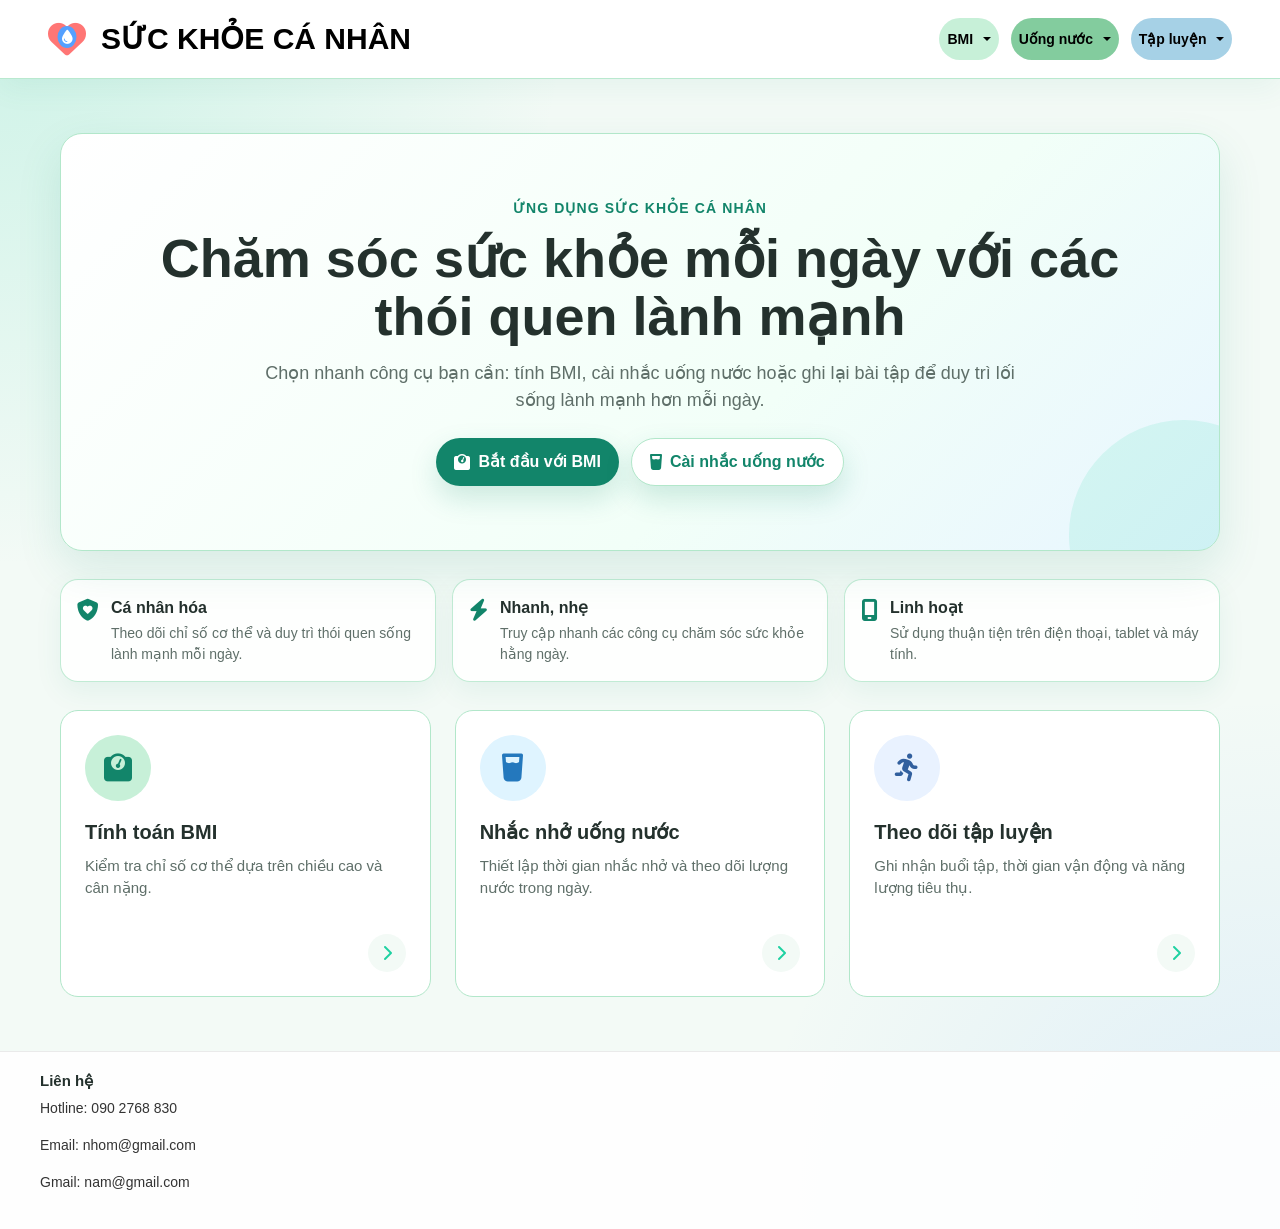
<file: index.html>
<!DOCTYPE html>
<html lang="vi">

<head>
    <meta charset="utf-8">
    <meta name="viewport" content="width=device-width, initial-scale=1.0">
    <meta name="author" content="Nhóm phát triển Sức khỏe cá nhân">

    <!-- Meta mô tả nội dung trang chủ -->
    <meta name="description"
        content="Ứng dụng sức khỏe cá nhân dạng B2C, truy cập nhanh BMI, nhắc uống nước và theo dõi tập luyện.">

    <title>Sức khỏe cá nhân | Menu chính</title>

    <link rel="stylesheet" href="https://cdnjs.cloudflare.com/ajax/libs/font-awesome/6.4.0/css/all.min.css">
    <link rel="stylesheet" href="https://cdn.jsdelivr.net/npm/bootstrap@5.3.3/dist/css/bootstrap.min.css">
    <!-- Chỉ dùng style.css chung, không có file riêng cho trang chủ -->
    <link rel="stylesheet" href="css/style.css">
</head>

<body class="d-flex flex-column min-vh-100">

    <!-- HEADER giống các trang khác (không có active cụ thể) -->
    <header class="site-header navbar navbar-expand-lg navbar-light bg-white sticky-top">
        <div class="container-fluid px-3 px-lg-5">
            <div class="header-left navbar-brand mb-0">
                <a class="logo-container" href="index.html" aria-label="Đi đến menu chính">
                    <span class="logo-heart fa-solid fa-heart" aria-hidden="true">
                        <i class="fa-solid fa-droplet logo-water"></i>
                    </span>
                </a>
                <h1>SỨC KHỎE CÁ NHÂN</h1>
            </div>

            <button class="navbar-toggler" type="button" data-bs-toggle="collapse" data-bs-target="#mainNavbar"
                aria-controls="mainNavbar" aria-expanded="false" aria-label="Mở menu điều hướng">
                <span class="navbar-toggler-icon"></span>
            </button>

            <nav class="collapse navbar-collapse main-nav justify-content-lg-end" id="mainNavbar"
                aria-label="Menu chính">
                <ul class="navbar-nav nav-list ms-lg-auto">
                    <li class="nav-item dropdown nav-dropdown">
                        <a class="nav-link app-nav-item bmi dropdown-toggle" href="bmi.html" role="button"
                            data-bs-toggle="dropdown" aria-expanded="false">BMI</a>
                        <ul class="dropdown-menu app-dropdown-menu">
                            <li><a class="dropdown-item" href="bmi.html">Tính BMI</a></li>
                            <li><a class="dropdown-item" href="bmi.html#saved-data">Lưu chiều cao/cân nặng</a></li>
                            <li><a class="dropdown-item" href="bmi.html#bmi-guide">Phân loại BMI</a></li>
                        </ul>
                    </li>

                    <li class="nav-item dropdown nav-dropdown">
                        <a class="nav-link app-nav-item water dropdown-toggle" href="water.html" role="button"
                            data-bs-toggle="dropdown" aria-expanded="false">Uống nước</a>
                        <ul class="dropdown-menu app-dropdown-menu">
                            <li><a class="dropdown-item" href="water.html">Tiến độ uống nước</a></li>
                            <li><a class="dropdown-item" href="water.html#reminder-settings">Cài nhắc nhở</a></li>
                            <li><a class="dropdown-item" href="water.html#waterToast">Thông báo</a></li>
                        </ul>
                    </li>

                    <li class="nav-item dropdown nav-dropdown">
                        <a class="nav-link app-nav-item workout dropdown-toggle" href="workout.html" role="button"
                            data-bs-toggle="dropdown" aria-expanded="false">Tập luyện</a>
                        <ul class="dropdown-menu app-dropdown-menu">
                            <li><a class="dropdown-item" href="workout.html#log-workout">Ghi bài tập</a></li>
                            <li><a class="dropdown-item" href="workout.html#workoutList">Danh sách tập</a></li>
                            <li><a class="dropdown-item" href="workout.html#stopwatch">Đồng hồ tập</a></li>
                        </ul>
                    </li>
                </ul>
            </nav>
        </div>
    </header>
    <main class="main-container menu-page container py-4 flex-grow-1">
        <!-- Phần hero: giới thiệu ứng dụng và các nút hành động nhanh -->
        <section class="hero-section">
            <p class="eyebrow">Ứng dụng sức khỏe cá nhân</p>
            <h2>Chăm sóc sức khỏe mỗi ngày với các thói quen lành mạnh</h2>
            <p class="hero-description">Chọn nhanh công cụ bạn cần: tính BMI, cài nhắc uống nước hoặc ghi lại bài tập để
                duy trì lối sống lành mạnh hơn mỗi ngày.</p>

            <div class="hero-actions">
                <a class="cta-link" href="bmi.html"><i class="fa-solid fa-weight-scale"></i> Bắt đầu với BMI</a>
                <a class="cta-link secondary" href="water.html"><i class="fa-solid fa-glass-water"></i> Cài nhắc uống
                    nước</a>
            </div>
        </section>

        <!-- Trust strip: các lợi ích nổi bật của ứng dụng -->
        <section class="trust-strip" aria-label="Lợi ích nổi bật">
            <article class="trust-item">
                <i class="fa-solid fa-shield-heart"></i>
                <div>
                    <strong>Cá nhân hóa</strong>
                    <p>Theo dõi chỉ số cơ thể và duy trì thói quen sống lành mạnh mỗi ngày.</p>
                </div>
            </article>
            <article class="trust-item">
                <i class="fa-solid fa-bolt"></i>
                <div>
                    <strong>Nhanh, nhẹ</strong>
                    <p>Truy cập nhanh các công cụ chăm sóc sức khỏe hằng ngày.</p>
                </div>
            </article>
            <article class="trust-item">
                <i class="fa-solid fa-mobile-screen"></i>
                <div>
                    <strong>Linh hoạt</strong>
                    <p>Sử dụng thuận tiện trên điện thoại, tablet và máy tính.</p>
                </div>
            </article>
        </section>

        <!-- Menu grid: 3 thẻ chức năng chính, mỗi thẻ là link đến trang tương ứng -->
        <section class="menu-grid row g-4" aria-label="Danh sách chức năng sức khỏe">
            <div class="col-12 col-md-6 col-lg-4 d-flex">
                <article class="app-card menu-card h-100 w-100">
                    <a class="menu-card-link" href="bmi.html">
                        <div class="menu-icon bmi-icon" aria-hidden="true"><i class="fa-solid fa-weight-scale"></i>
                        </div>
                        <div class="menu-card-content">
                            <h2 class="app-card-title">Tính toán BMI</h2>
                            <p>Kiểm tra chỉ số cơ thể dựa trên chiều cao và cân nặng.</p>
                        </div>
                        <span class="menu-arrow" aria-hidden="true"><i class="fa-solid fa-chevron-right"></i></span>
                    </a>
                </article>
            </div>

            <div class="col-12 col-md-6 col-lg-4 d-flex">
                <article class="app-card menu-card h-100 w-100">
                    <a class="menu-card-link" href="water.html">
                        <div class="menu-icon water-icon" aria-hidden="true"><i class="fa-solid fa-glass-water"></i>
                        </div>
                        <div class="menu-card-content">
                            <h2 class="app-card-title">Nhắc nhở uống nước</h2>
                            <p>Thiết lập thời gian nhắc nhở và theo dõi lượng nước trong ngày.</p>
                        </div>
                        <span class="menu-arrow" aria-hidden="true"><i class="fa-solid fa-chevron-right"></i></span>
                    </a>
                </article>
            </div>

            <div class="col-12 col-md-6 col-lg-4 d-flex">
                <article class="app-card menu-card h-100 w-100">
                    <a class="menu-card-link" href="workout.html">
                        <div class="menu-icon workout-icon" aria-hidden="true"><i
                                class="fa-solid fa-person-running running-icon"></i></div>
                        <div class="menu-card-content">
                            <h2 class="app-card-title">Theo dõi tập luyện</h2>
                            <p>Ghi nhận buổi tập, thời gian vận động và năng lượng tiêu thụ.</p>
                        </div>
                        <span class="menu-arrow" aria-hidden="true"><i class="fa-solid fa-chevron-right"></i></span>
                    </a>
                </article>
            </div>
        </section>
    </main>
    <footer class="site-footer mt-auto">
        <section class="footer-left">
            <h2>Liên hệ</h2>
            <address>
                <p>Hotline: <a href="tel:0902768830">090 2768 830</a></p>
                <p>Email: <a href="mailto:nhom@gmail.com">nhom@gmail.com</a></p>
                <p>Gmail: <a href="mailto:nam@gmail.com">nam@gmail.com</a></p>
            </address>
        </section>
    </footer>

    <script src="https://cdn.jsdelivr.net/npm/bootstrap@5.3.3/dist/js/bootstrap.bundle.min.js"></script>
    <script src="js/jquery.js"></script>
    <script src="js/main.js"></script>
</body>

</html>
</file>
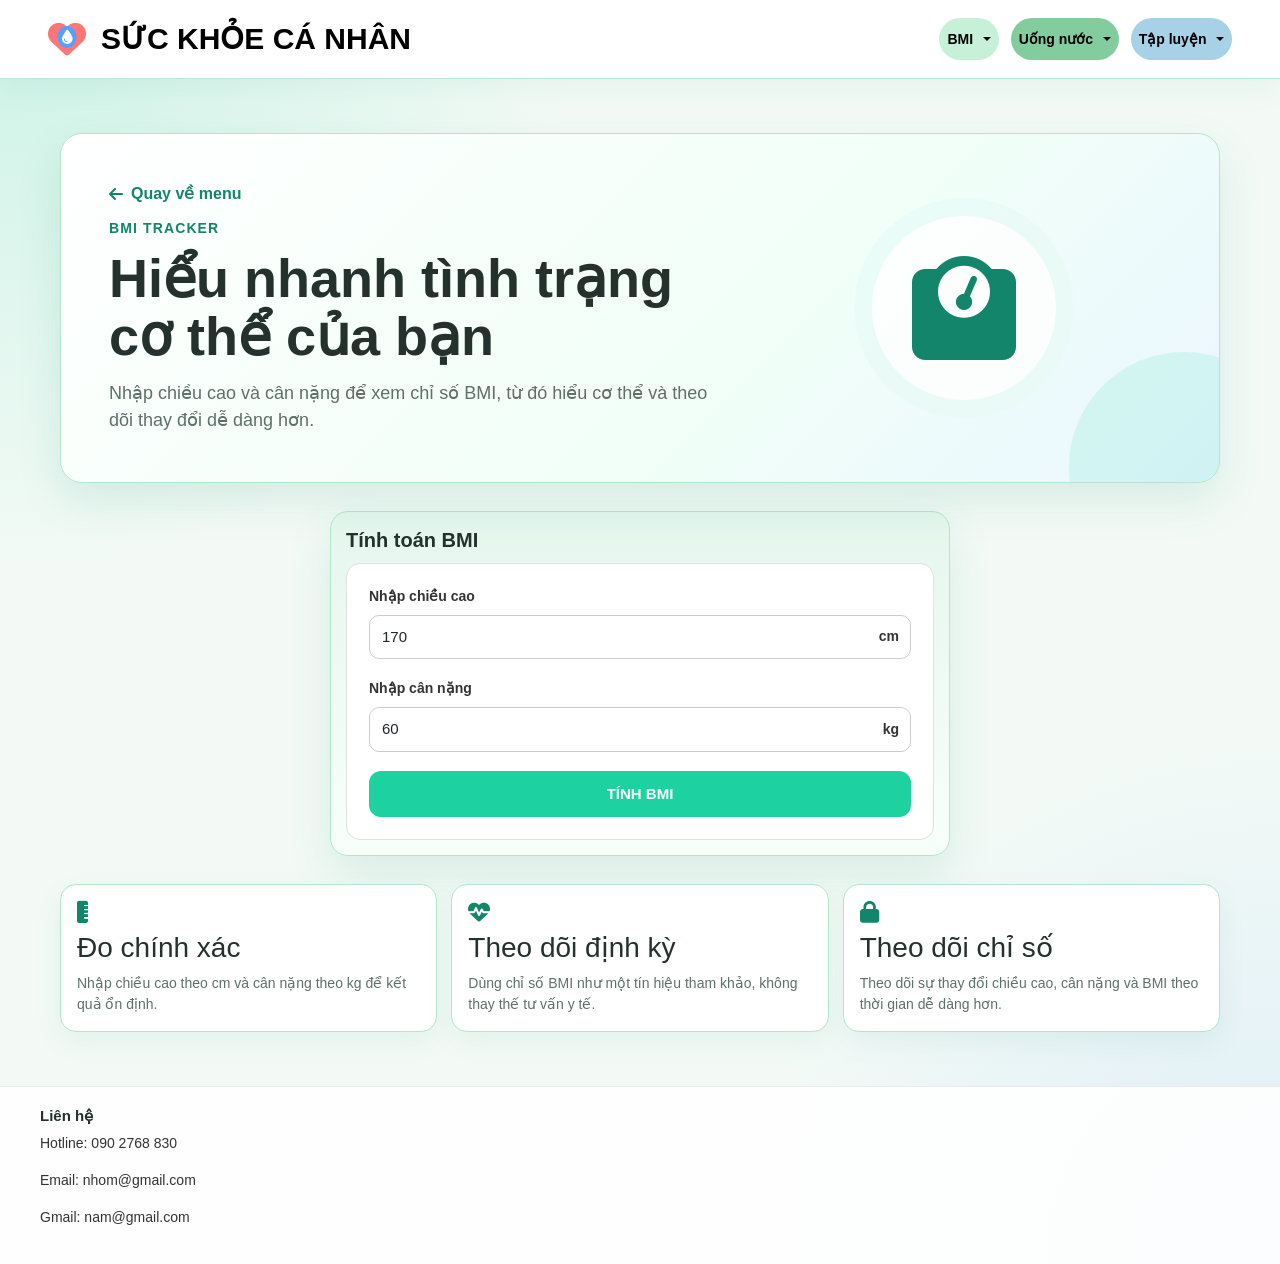
<file: bmi.html>
<!DOCTYPE html>
<html lang="vi">

<head>
    <!-- Thiết lập bộ mã ký tự UTF-8 và viewport responsive -->
    <meta charset="utf-8">
    <meta name="viewport" content="width=device-width, initial-scale=1.0">

    <!-- Thẻ meta author và description phục vụ SEO, mô tả trang -->
    <meta name="author" content="Nhóm phát triển Sức khỏe cá nhân">
    <meta name="description" content="Trang tính BMI của ứng dụng sức khỏe cá nhân.">

    <title>Sức khỏe cá nhân | Tính BMI</title>

    <!-- Font Awesome 6 (bộ icon) -->
    <link rel="stylesheet" href="https://cdnjs.cloudflare.com/ajax/libs/font-awesome/6.4.0/css/all.min.css">
    <!-- Bootstrap 5 (CSS) -->
    <link rel="stylesheet" href="https://cdn.jsdelivr.net/npm/bootstrap@5.3.3/dist/css/bootstrap.min.css">
    <!-- File CSS tùy chỉnh chung cho toàn bộ ứng dụng -->
    <link rel="stylesheet" href="css/style.css">
    <!-- File CSS riêng cho trang BMI -->
    <link rel="stylesheet" href="css/bmi.css">
</head>

<body class="bmi-page d-flex flex-column min-vh-100">
    <!-- HEADER: thanh điều hướng chính, sử dụng Bootstrap navbar -->
    <header class="site-header navbar navbar-expand-lg navbar-light bg-white sticky-top">
        <div class="container-fluid px-3 px-lg-5">

            <!-- Logo + tên website -->
            <div class="header-left navbar-brand mb-0">
                <a class="logo-container" href="index.html" aria-label="Đi đến menu chính">
                    <span class="logo-heart fa-solid fa-heart" aria-hidden="true">
                        <i class="fa-solid fa-droplet logo-water"></i>
                    </span>
                </a>
                <h1>SỨC KHỎE CÁ NHÂN</h1>
            </div>

            <!-- Nút hamburger cho chế độ mobile (Bootstrap) -->
            <button class="navbar-toggler" type="button" data-bs-toggle="collapse" data-bs-target="#mainNavbar"
                aria-controls="mainNavbar" aria-expanded="false" aria-label="Mở menu điều hướng">
                <span class="navbar-toggler-icon"></span>
            </button>

            <!-- Thanh menu thả xuống, chứa các mục BMI, Uống nước, Tập luyện -->
            <nav class="collapse navbar-collapse main-nav justify-content-lg-end" id="mainNavbar"
                aria-label="Menu chính">
                <ul class="navbar-nav nav-list ms-lg-auto">
                    <!-- Mục BMI (đang active) -->
                    <li class="nav-item dropdown nav-dropdown">
                        <a class="nav-link app-nav-item bmi dropdown-toggle active" href="bmi.html" role="button"
                            data-bs-toggle="dropdown" aria-expanded="false">BMI</a>
                        <ul class="dropdown-menu app-dropdown-menu">
                            <li><a class="dropdown-item" href="bmi.html">Tính BMI</a></li>
                            <li><a class="dropdown-item" href="bmi.html#saved-data">Lưu chiều cao/cân nặng</a></li>
                            <li><a class="dropdown-item" href="bmi.html#bmi-guide">Phân loại BMI</a></li>
                        </ul>
                    </li>

                    <!-- Mục Uống nước -->
                    <li class="nav-item dropdown nav-dropdown">
                        <a class="nav-link app-nav-item water dropdown-toggle" href="water.html" role="button"
                            data-bs-toggle="dropdown" aria-expanded="false">Uống nước</a>
                        <ul class="dropdown-menu app-dropdown-menu">
                            <li><a class="dropdown-item" href="water.html">Tiến độ uống nước</a></li>
                            <li><a class="dropdown-item" href="water.html#reminder-settings">Cài nhắc nhở</a></li>
                            <li><a class="dropdown-item" href="water.html#waterToast">Thông báo</a></li>
                        </ul>
                    </li>

                    <!-- Mục Tập luyện -->
                    <li class="nav-item dropdown nav-dropdown">
                        <a class="nav-link app-nav-item workout dropdown-toggle" href="workout.html" role="button"
                            data-bs-toggle="dropdown" aria-expanded="false">Tập luyện</a>
                        <ul class="dropdown-menu app-dropdown-menu">
                            <li><a class="dropdown-item" href="workout.html#log-workout">Ghi bài tập</a></li>
                            <li><a class="dropdown-item" href="workout.html#workoutList">Danh sách tập</a></li>
                            <li><a class="dropdown-item" href="workout.html#stopwatch">Đồng hồ tập</a></li>
                        </ul>
                    </li>
                </ul>
            </nav>
        </div>
    </header>

    <!-- Nội dung chính của trang -->
    <main class="main-container feature-page container py-4 flex-grow-1">
        <!-- Phần hero: giới thiệu tính năng và nút quay về menu -->
        <section class="feature-hero">
            <div class="feature-hero-grid">
                <div>
                    <a class="back-link" href="index.html"><i class="fa-solid fa-arrow-left"></i> Quay về menu</a>
                    <p class="eyebrow">BMI tracker</p>
                    <h2>Hiểu nhanh tình trạng cơ thể của bạn</h2>
                    <p class="hero-description">Nhập chiều cao và cân nặng để xem chỉ số BMI, từ đó hiểu cơ thể và theo
                        dõi thay đổi dễ dàng hơn.</p>
                </div>
                <div class="feature-hero-icon" aria-hidden="true"><i class="fa-solid fa-weight-scale"></i></div>
            </div>
        </section>

        <!-- Card tính toán BMI: form nhập liệu và hiển thị kết quả -->
        <section class="app-card feature-card" id="saved-data">
            <h2 class="app-card-title">Tính toán BMI</h2>

            <!-- Form gọi hàm calculateBMI khi submit, ngăn reload trang -->
            <form class="sub-card" onsubmit="calculateBMI(); return false;">
                <div class="form-field">
                    <label for="heightInput">Nhập chiều cao</label>
                    <div class="input-wrapper">

                        <!-- Input chiều cao (cm), giá trị mặc định 170 -->
                        <input class="form-control" id="heightInput" name="height" type="number" min="1"
                            inputmode="decimal" value="170">
                        <span class="unit">cm</span>
                    </div>
                </div>

                <div class="form-field">
                    <!-- Input cân nặng (kg), giá trị mặc định 60 -->
                    <label for="weightInput">Nhập cân nặng</label>
                    <div class="input-wrapper">
                        <input class="form-control" id="weightInput" name="weight" type="number" min="1"
                            inputmode="decimal" value="60">
                        <span class="unit">kg</span>
                    </div>
                </div>

                <button class="btn app-btn btn-bmi" type="submit">TÍNH BMI</button>

                <!-- Khu vực hiển thị kết quả BMI (được cập nhật bởi JavaScript) -->
                <div class="bmi-result" id="bmiResult" aria-live="polite">
                    <div class="bmi-score" id="bmiScore">--</div>
                    <div class="bmi-category" id="bmiCategory">Nhập dữ liệu để xem phân loại</div>
                    <p class="bmi-copy" id="bmiCopy">Kết quả giúp bạn theo dõi chỉ số cơ thể thuận tiện hơn.</p>
                </div>
            </form>
        </section>

        <!-- Mẹo và hướng dẫn về BMI -->
        <section class="bmi-tips" id="bmi-guide">
            <article class="bmi-tip">
                <i class="fa-solid fa-ruler-vertical"></i>
                <h3>Đo chính xác</h3>
                <p>Nhập chiều cao theo cm và cân nặng theo kg để kết quả ổn định.</p>
            </article>
            <article class="bmi-tip">
                <i class="fa-solid fa-heart-pulse"></i>
                <h3>Theo dõi định kỳ</h3>
                <p>Dùng chỉ số BMI như một tín hiệu tham khảo, không thay thế tư vấn y tế.</p>
            </article>
            <article class="bmi-tip">
                <i class="fa-solid fa-lock"></i>
                <h3>Theo dõi chỉ số</h3>
                <p>Theo dõi sự thay đổi chiều cao, cân nặng và BMI theo thời gian dễ dàng hơn.</p>
            </article>
        </section>
    </main>

    <!-- Chân trang: thông tin liên hệ -->
    <footer class="site-footer mt-auto">
        <section class="footer-left">
            <h2>Liên hệ</h2>
            <address>
                <p>Hotline: <a href="tel:0902768830">090 2768 830</a></p>
                <p>Email: <a href="mailto:nhom@gmail.com">nhom@gmail.com</a></p>
                <p>Gmail: <a href="mailto:nam@gmail.com">nam@gmail.com</a></p>
            </address>
        </section>
    </footer>

    <!-- Thư viện Bootstrap JS, jQuery và file main.js chứa logic tính BMI, lưu dữ liệu... -->
    <script src="https://cdn.jsdelivr.net/npm/bootstrap@5.3.3/dist/js/bootstrap.bundle.min.js"></script>
    <script src="js/jquery.js"></script>
    <script src="js/main.js"></script>
</body>

</html>
</file>
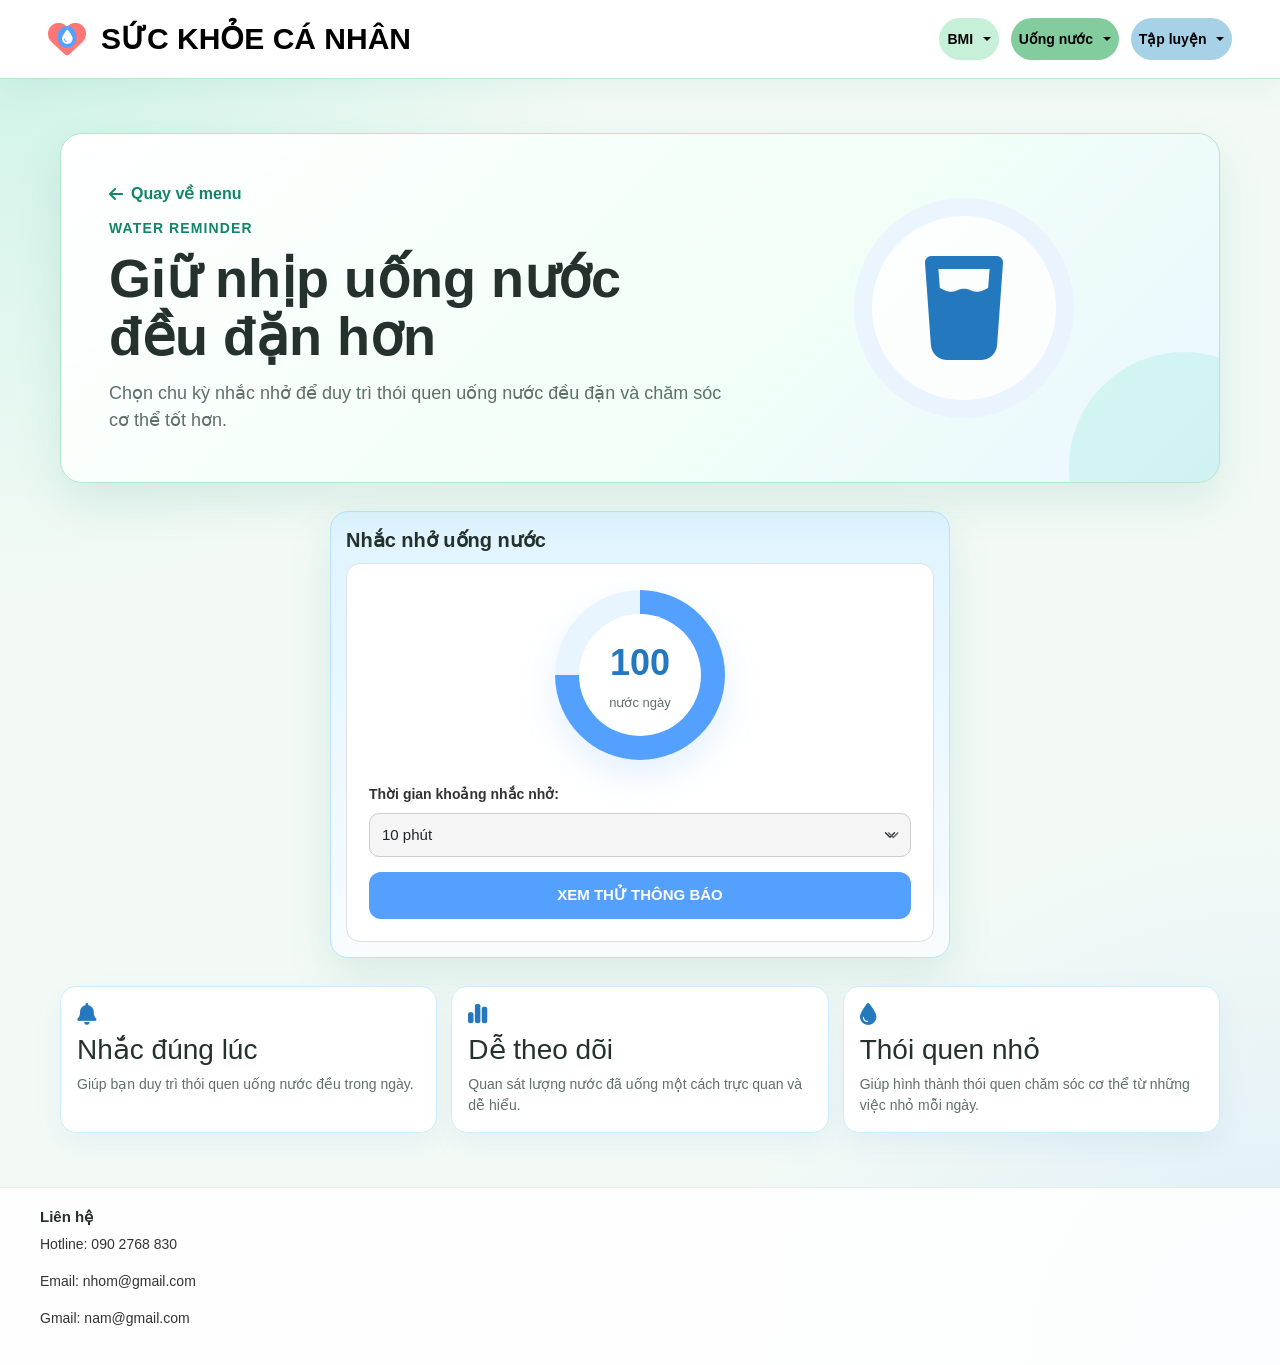
<file: water.html>
<!DOCTYPE html>
<html lang="vi">

<head>
    <meta charset="utf-8">
    <meta name="viewport" content="width=device-width, initial-scale=1.0">
    <meta name="author" content="Nhóm phát triển Sức khỏe cá nhân">
    <meta name="description" content="Trang nhắc nhở uống nước của ứng dụng sức khỏe cá nhân.">

    <title>Sức khỏe cá nhân | Uống nước</title>

    <link rel="stylesheet" href="https://cdnjs.cloudflare.com/ajax/libs/font-awesome/6.4.0/css/all.min.css">
    <link rel="stylesheet" href="https://cdn.jsdelivr.net/npm/bootstrap@5.3.3/dist/css/bootstrap.min.css">
    <link rel="stylesheet" href="css/style.css">

    <!-- File CSS riêng cho trang uống nước -->
    <link rel="stylesheet" href="css/water.css">
</head>

<body class="water-page d-flex flex-column min-vh-100">
    <header class="site-header navbar navbar-expand-lg navbar-light bg-white sticky-top">
        <div class="container-fluid px-3 px-lg-5">
            <div class="header-left navbar-brand mb-0">
                <a class="logo-container" href="index.html" aria-label="Đi đến menu chính">
                    <span class="logo-heart fa-solid fa-heart" aria-hidden="true">
                        <i class="fa-solid fa-droplet logo-water"></i>
                    </span>
                </a>
                <h1>SỨC KHỎE CÁ NHÂN</h1>
            </div>

            <button class="navbar-toggler" type="button" data-bs-toggle="collapse" data-bs-target="#mainNavbar"
                aria-controls="mainNavbar" aria-expanded="false" aria-label="Mở menu điều hướng">
                <span class="navbar-toggler-icon"></span>
            </button>

            <nav class="collapse navbar-collapse main-nav justify-content-lg-end" id="mainNavbar"
                aria-label="Menu chính">
                <ul class="navbar-nav nav-list ms-lg-auto">
                    <li class="nav-item dropdown nav-dropdown">
                        <a class="nav-link app-nav-item bmi dropdown-toggle" href="bmi.html" role="button"
                            data-bs-toggle="dropdown" aria-expanded="false">BMI</a>
                        <ul class="dropdown-menu app-dropdown-menu">
                            <li><a class="dropdown-item" href="bmi.html">Tính BMI</a></li>
                            <li><a class="dropdown-item" href="bmi.html#saved-data">Lưu chiều cao/cân nặng</a></li>
                            <li><a class="dropdown-item" href="bmi.html#bmi-guide">Phân loại BMI</a></li>
                        </ul>
                    </li>

                    <!-- Mục Uống nước đang active -->
                    <li class="nav-item dropdown nav-dropdown">
                        <a class="nav-link app-nav-item water dropdown-toggle active" href="water.html" role="button"
                            data-bs-toggle="dropdown" aria-expanded="false">Uống nước</a>
                        <ul class="dropdown-menu app-dropdown-menu">
                            <li><a class="dropdown-item" href="water.html">Tiến độ uống nước</a></li>
                            <li><a class="dropdown-item" href="water.html#reminder-settings">Cài nhắc nhở</a></li>
                            <li><a class="dropdown-item" href="water.html#waterToast">Thông báo</a></li>
                        </ul>
                    </li>

                    <li class="nav-item dropdown nav-dropdown">
                        <a class="nav-link app-nav-item workout dropdown-toggle" href="workout.html" role="button"
                            data-bs-toggle="dropdown" aria-expanded="false">Tập luyện</a>
                        <ul class="dropdown-menu app-dropdown-menu">
                            <li><a class="dropdown-item" href="workout.html#log-workout">Ghi bài tập</a></li>
                            <li><a class="dropdown-item" href="workout.html#workoutList">Danh sách tập</a></li>
                            <li><a class="dropdown-item" href="workout.html#stopwatch">Đồng hồ tập</a></li>
                        </ul>
                    </li>
                </ul>
            </nav>
        </div>
    </header>
    <main class="main-container feature-page container py-4 flex-grow-1">
        <section class="feature-hero">
            <div class="feature-hero-grid">
                <div>
                    <a class="back-link" href="index.html"><i class="fa-solid fa-arrow-left"></i> Quay về menu</a>
                    <p class="eyebrow">Water reminder</p>
                    <h2>Giữ nhịp uống nước đều đặn hơn</h2>
                    <p class="hero-description">Chọn chu kỳ nhắc nhở để duy trì thói quen uống nước đều đặn và chăm sóc
                        cơ thể tốt hơn.</p>
                </div>
                <div class="feature-hero-icon" aria-hidden="true"><i class="fa-solid fa-glass-water"></i></div>
            </div>
        </section>

        <!-- Card cài đặt nhắc nhở uống nước -->
        <section class="app-card feature-card" id="reminder-settings">
            <h2 class="app-card-title">Nhắc nhở uống nước</h2>
            <div class="sub-card">
                <!-- Vòng tròn hiển thị tiến độ uống nước (giá trị cứng, sẽ được cập nhật bởi JS) -->
                <div class="progress-circle" role="img" aria-label="Tiến độ uống nước trong ngày đạt 75 phần trăm">
                    <div class="progress-text" aria-hidden="true">
                        <span class="number">100</span>
                        <span class="sub">nước ngày</span>
                    </div>
                </div>


                <!-- Lựa chọn chu kỳ nhắc nhở: 10, 30, 60 phút -->
                <div class="form-field select-group">
                    <label for="reminderTime">Thời gian khoảng nhắc nhở:</label>
                    <div class="input-wrapper">
                        <select class="form-select" id="reminderTime" name="reminderTime">
                            <option value="10">10 phút</option>
                            <option value="30">30 phút</option>
                            <option value="60">60 phút</option>
                        </select>
                    </div>
                </div>

                <!-- Nút xem thử thông báo, gọi hàm showWaterToast (định nghĩa trong main.js) -->
                <button class="btn app-btn btn-water" type="button" onclick="showWaterToast()">XEM THỬ THÔNG
                    BÁO</button>
            </div>
        </section>

        <!-- Lợi ích của việc uống nước -->
        <section class="hydration-grid" aria-label="Lợi ích uống nước">
            <article class="hydration-card">
                <i class="fa-solid fa-bell"></i>
                <h3>Nhắc đúng lúc</h3>
                <p>Giúp bạn duy trì thói quen uống nước đều trong ngày.</p>
            </article>
            <article class="hydration-card">
                <i class="fa-solid fa-chart-simple"></i>
                <h3>Dễ theo dõi</h3>
                <p>Quan sát lượng nước đã uống một cách trực quan và dễ hiểu.</p>
            </article>
            <article class="hydration-card">
                <i class="fa-solid fa-droplet"></i>
                <h3>Thói quen nhỏ</h3>
                <p>Giúp hình thành thói quen chăm sóc cơ thể từ những việc nhỏ mỗi ngày.</p>
            </article>
        </section>
    </main>

    <!-- Toast thông báo (ẩn/hiện bằng JS) dùng để mô phỏng lời nhắc uống nước -->
    <aside class="toast-notification" id="waterToast" role="status" aria-live="polite"
        aria-label="Thông báo nhắc nhở uống nước">
        <button class="toast-close" type="button" onclick="closeToast()" aria-label="Đóng thông báo">×</button>
        <div class="toast-icon" aria-hidden="true"><i class="fa-solid fa-glass-water"></i></div>
        <div class="toast-content">
            <h2>Drink Reminder 💧</h2>
            <p>Nhắc nhở uống nước mỗi ngày 💧</p>
        </div>
    </aside>
    <footer class="site-footer mt-auto">
        <section class="footer-left">
            <h2>Liên hệ</h2>
            <address>
                <p>Hotline: <a href="tel:0902768830">090 2768 830</a></p>
                <p>Email: <a href="mailto:nhom@gmail.com">nhom@gmail.com</a></p>
                <p>Gmail: <a href="mailto:nam@gmail.com">nam@gmail.com</a></p>
            </address>
        </section>
    </footer>

    <script src="https://cdn.jsdelivr.net/npm/bootstrap@5.3.3/dist/js/bootstrap.bundle.min.js"></script>
    <script src="js/jquery.js"></script>
    <script src="js/main.js"></script>
</body>

</html>
</file>
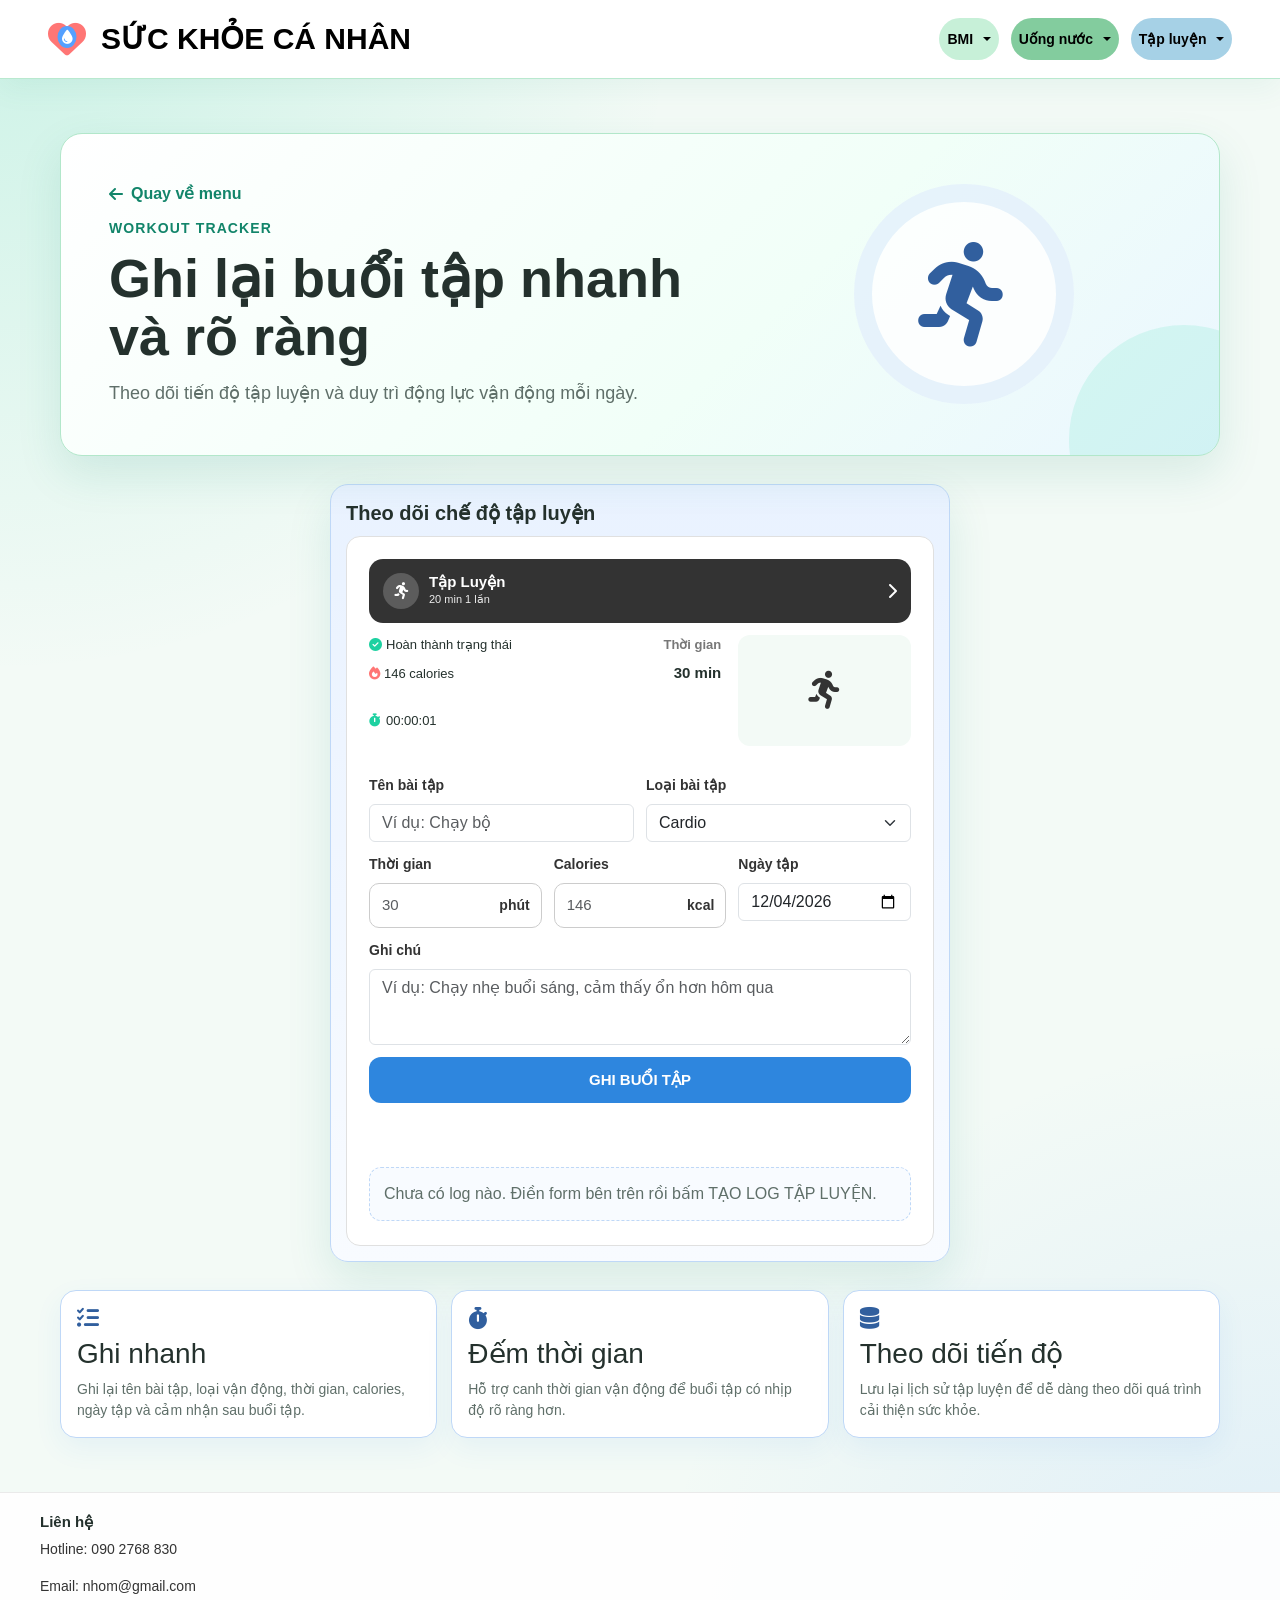
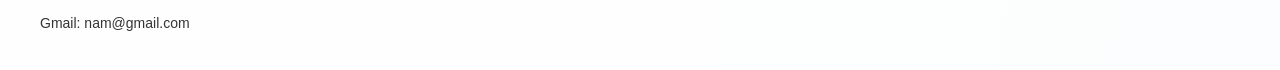
<file: workout.html>
<!DOCTYPE html>
<html lang="vi">

<head>
    <meta charset="utf-8">
    <meta name="viewport" content="width=device-width, initial-scale=1.0">
    <meta name="author" content="Nhóm phát triển Sức khỏe cá nhân">
    <meta name="description" content="Trang theo dõi tập luyện của ứng dụng sức khỏe cá nhân.">

    <title>Sức khỏe cá nhân | Tập luyện</title>

    <link rel="stylesheet" href="https://cdnjs.cloudflare.com/ajax/libs/font-awesome/6.4.0/css/all.min.css">
    <link rel="stylesheet" href="https://cdn.jsdelivr.net/npm/bootstrap@5.3.3/dist/css/bootstrap.min.css">
    <link rel="stylesheet" href="css/style.css">
    <link rel="stylesheet" href="css/workout.css">
</head>

<body class="workout-page d-flex flex-column min-vh-100">
    <header class="site-header navbar navbar-expand-lg navbar-light bg-white sticky-top">
        <div class="container-fluid px-3 px-lg-5">
            <div class="header-left navbar-brand mb-0">
                <a class="logo-container" href="index.html" aria-label="Đi đến menu chính">
                    <span class="logo-heart fa-solid fa-heart" aria-hidden="true">
                        <i class="fa-solid fa-droplet logo-water"></i>
                    </span>
                </a>
                <h1>SỨC KHỎE CÁ NHÂN</h1>
            </div>

            <button class="navbar-toggler" type="button" data-bs-toggle="collapse" data-bs-target="#mainNavbar"
                aria-controls="mainNavbar" aria-expanded="false" aria-label="Mở menu điều hướng">
                <span class="navbar-toggler-icon"></span>
            </button>

            <nav class="collapse navbar-collapse main-nav justify-content-lg-end" id="mainNavbar"
                aria-label="Menu chính">
                <ul class="navbar-nav nav-list ms-lg-auto">
                    <li class="nav-item dropdown nav-dropdown">
                        <a class="nav-link app-nav-item bmi dropdown-toggle" href="bmi.html" role="button"
                            data-bs-toggle="dropdown" aria-expanded="false">BMI</a>
                        <ul class="dropdown-menu app-dropdown-menu">
                            <li><a class="dropdown-item" href="bmi.html">Tính BMI</a></li>
                            <li><a class="dropdown-item" href="bmi.html#saved-data">Lưu chiều cao/cân nặng</a></li>
                            <li><a class="dropdown-item" href="bmi.html#bmi-guide">Phân loại BMI</a></li>
                        </ul>
                    </li>

                    <li class="nav-item dropdown nav-dropdown">
                        <a class="nav-link app-nav-item water dropdown-toggle" href="water.html" role="button"
                            data-bs-toggle="dropdown" aria-expanded="false">Uống nước</a>
                        <ul class="dropdown-menu app-dropdown-menu">
                            <li><a class="dropdown-item" href="water.html">Tiến độ uống nước</a></li>
                            <li><a class="dropdown-item" href="water.html#reminder-settings">Cài nhắc nhở</a></li>
                            <li><a class="dropdown-item" href="water.html#waterToast">Thông báo</a></li>
                        </ul>
                    </li>

                    <li class="nav-item dropdown nav-dropdown">
                        <!-- Mục Tập luyện đang active -->
                        <a class="nav-link app-nav-item workout dropdown-toggle active" href="workout.html"
                            role="button" data-bs-toggle="dropdown" aria-expanded="false">Tập luyện</a>
                        <ul class="dropdown-menu app-dropdown-menu">
                            <li><a class="dropdown-item" href="workout.html#log-workout">Ghi bài tập</a></li>
                            <li><a class="dropdown-item" href="workout.html#workoutList">Danh sách tập</a></li>
                            <li><a class="dropdown-item" href="workout.html#stopwatch">Đồng hồ tập</a></li>
                        </ul>
                    </li>
                </ul>
            </nav>
        </div>
    </header>
    <main class="main-container feature-page container py-4 flex-grow-1">
        <section class="feature-hero">
            <div class="feature-hero-grid">
                <div>
                    <a class="back-link" href="index.html"><i class="fa-solid fa-arrow-left"></i> Quay về menu</a>
                    <p class="eyebrow">Workout tracker</p>
                    <h2>Ghi lại buổi tập nhanh và rõ ràng</h2>
                    <p class="hero-description">Theo dõi tiến độ tập luyện và duy trì động lực vận động mỗi ngày.</p>
                </div>
                <div class="feature-hero-icon" aria-hidden="true"><i
                        class="fa-solid fa-person-running running-icon"></i></div>
            </div>
        </section>

        <!-- Card chính: ghi lại bài tập và hiển thị danh sách -->
        <section class="app-card feature-card" id="log-workout">
            <h2 class="app-card-title">Theo dõi chế độ tập luyện</h2>
            <div class="sub-card workout-card-content">
                <!-- Thông tin tóm tắt về bài tập (phần header) -->
                <article class="workout-header" aria-label="Thông tin buổi tập">
                    <div class="workout-header-left">
                        <div class="running-circle" aria-hidden="true"><i class="fa-solid fa-person-running"></i></div>
                        <div>
                            <h3 class="workout-header-title">Tập Luyện</h3>
                            <p class="workout-header-sub">20 min 1 lần</p>
                        </div>
                    </div>
                    <i class="fa-solid fa-chevron-right" aria-hidden="true"></i>
                </article>

                <!-- Chi tiết buổi tập (mẫu) kèm đồng hồ bấm giờ -->
                <article class="workout-detail-box" aria-label="Chi tiết hoạt động tập luyện">
                    <div class="left-info">
                        <dl class="info-grid">
                            <div class="info-item">
                                <dt class="visually-hidden">Trạng thái</dt>
                                <dd>
                                    <span class="status-icon"><i class="fa-solid fa-circle-check"
                                            aria-hidden="true"></i></span>
                                    <span class="info-text">Hoàn thành trạng thái</span>
                                </dd>
                            </div>
                            <div class="info-item text-right">
                                <dt class="label-gray">Thời gian</dt>
                            </div>
                            <div class="info-item">
                                <dt class="visually-hidden">Năng lượng tiêu thụ</dt>
                                <dd class="info-text"><i class="fa-solid fa-fire fire-icon" aria-hidden="true"></i> 146
                                    calories</dd>
                            </div>
                            <div class="info-item text-right">
                                <dd><strong class="time-big">30 min</strong></dd>
                            </div>
                        </dl>

                        <!-- Đồng hồ đếm giờ (stopwatch) hiển thị 00:00:00, sẽ được điều khiển bằng JS -->
                        <p class="stopwatch-row">
                            <i class="fa-solid fa-stopwatch stopwatch-icon" aria-hidden="true"></i>
                            <span class="visually-hidden">Đồng hồ bấm giờ:</span>
                            <time id="stopwatch" datetime="PT0S">00:00:00</time>
                        </p>
                    </div>
                    <!-- Form nhập thông tin bài tập mới -->
                    <div class="right-animation" aria-hidden="true"><i
                            class="fa-solid fa-person-running running-icon"></i></div>
                </article>

                <form class="workout-log-form" id="workoutForm" autocomplete="off">
                    <!-- Hai cột: tên bài tập, loại bài tập -->
                    <div class="form-row two-columns">
                        <div class="form-field">
                            <label for="exerciseName">Tên bài tập</label>
                            <input class="form-control" id="exerciseName" name="exerciseName" type="text"
                                placeholder="Ví dụ: Chạy bộ" required>
                        </div>
                        <div class="form-field">
                            <label for="exerciseType">Loại bài tập</label>
                            <select class="form-select" id="exerciseType" name="exerciseType">
                                <option value="Cardio">Cardio</option>
                                <option value="Sức mạnh">Sức mạnh</option>
                                <option value="Giãn cơ">Giãn cơ</option>
                                <option value="Khác">Khác</option>
                            </select>
                        </div>
                    </div>

                    <!-- Ba cột: thời gian (phút), calories, ngày tập -->
                    <div class="form-row three-columns">
                        <div class="form-field">
                            <label for="exerciseDuration">Thời gian</label>
                            <div class="input-wrapper">
                                <input class="form-control" id="exerciseDuration" name="exerciseDuration" type="number"
                                    min="1" placeholder="30" required>
                                <span class="unit">phút</span>
                            </div>
                        </div>
                        <div class="form-field">
                            <label for="exerciseCalories">Calories</label>
                            <div class="input-wrapper">
                                <input class="form-control" id="exerciseCalories" name="exerciseCalories" type="number"
                                    min="0" placeholder="146">
                                <span class="unit">kcal</span>
                            </div>
                        </div>
                        <div class="form-field">
                            <label for="exerciseDate">Ngày tập</label>
                            <input class="form-control" id="exerciseDate" name="exerciseDate" type="date">
                        </div>
                    </div>

                    <!-- Ghi chú (text area) -->
                    <div class="form-field">
                        <label for="exerciseNote">Ghi chú</label>
                        <textarea class="form-control" id="exerciseNote" name="exerciseNote" rows="2"
                            placeholder="Ví dụ: Chạy nhẹ buổi sáng, cảm thấy ổn hơn hôm qua"></textarea>
                    </div>

                    <!-- Nút gửi form, trigger xử lý từ main.js -->
                    <button class="btn app-btn btn-log" type="submit">GHI BUỔI TẬP</button>
                    <p class="workout-status" id="workoutStatus" role="status" aria-live="polite"></p>
                </form>
                <!-- Khu vực hiển thị danh sách bài tập đã lưu (được tạo động từ localStorage) -->
                <div id="workoutList" class="workout-list" aria-live="polite"></div>
            </div>
        </section>

        <!-- Lợi ích của tính năng tập luyện -->
        <section class="training-grid" aria-label="Lợi ích tập luyện">
            <article class="training-card">
                <i class="fa-solid fa-list-check"></i>
                <h3>Ghi nhanh</h3>
                <p>Ghi lại tên bài tập, loại vận động, thời gian, calories, ngày tập và cảm nhận sau buổi tập.</p>
            </article>
            <article class="training-card">
                <i class="fa-solid fa-stopwatch"></i>
                <h3>Đếm thời gian</h3>
                <p>Hỗ trợ canh thời gian vận động để buổi tập có nhịp độ rõ ràng hơn.</p>
            </article>
            <article class="training-card">
                <i class="fa-solid fa-database"></i>
                <h3>Theo dõi tiến độ</h3>
                <p>Lưu lại lịch sử tập luyện để dễ dàng theo dõi quá trình cải thiện sức khỏe.</p>
            </article>
        </section>
    </main>
    <footer class="site-footer mt-auto">
        <section class="footer-left">
            <h2>Liên hệ</h2>
            <address>
                <p>Hotline: <a href="tel:0902768830">090 2768 830</a></p>
                <p>Email: <a href="mailto:nhom@gmail.com">nhom@gmail.com</a></p>
                <p>Gmail: <a href="mailto:nam@gmail.com">nam@gmail.com</a></p>
            </address>
        </section>
    </footer>

    <script src="https://cdn.jsdelivr.net/npm/bootstrap@5.3.3/dist/js/bootstrap.bundle.min.js"></script>
    <script src="js/jquery.js"></script>
    <script src="js/main.js"></script>
</body>

</html>
</file>
<file: css/style.css>
* {
    margin: 0;
    /* Xóa khoảng cách lề ngoài */
    padding: 0;
    /* Xóa khoảng cách lề trong */
    box-sizing: border-box;
    font-family: 'Segoe UI', Tahoma, Geneva, Verdana, sans-serif;
}

/* Kích hoạt cuộn trang mượt mà khi click vào anchor link */
html {
    scroll-behavior: smooth;
}

:root {
    --app-bg: #f3faf6;
    --app-surface: #ffffff;
    --app-card: #e5f6ed;
    --app-border: #b2e7ca;
    /* Màu bề mặt card */
    --app-primary: #1dd1a1;
    /* Màu nền card phụ */
    --app-primary-dark: #12856a;
    /* Màu viền*/
    --app-text: #24312d;
    /* Màu chữ chính*/
    --app-muted: #5f6f69;
    /* Màu chữ phụ */
    --app-shadow: 0 18px 45px rgba(18, 133, 106, 0.12);
    /* Hiệu ứng đổ bóng */
    --app-radius: 22px;
    /* Bo góc */
}

body {
    background:
        radial-gradient(circle at top left, rgba(29, 209, 161, 0.18), transparent 32%),
        radial-gradient(circle at bottom right, rgba(84, 160, 255, 0.14), transparent 30%),
        var(--app-bg);
    color: var(--app-text);
    /* Màu chữ chính */
    min-height: 100vh;
    /* Chiều cao tối thiểu bằng viewport */
    display: flex;
    /* uốn cong */
    flex-direction: column;
    /* Xếp các phần tử theo cột */
    position: relative;
    line-height: 1.5;
}

/* Reset toàn bộ link về trạng thái mặc định */
a {
    color: inherit;
    text-decoration: none;
    /* Xóa gạch chân mặc định */
}

/* Đảm bảo các thành phần form dùng chung font với phần còn lại */
button,
input,
select {
    font: inherit;
    /* Kế thừa font chữ từ body */
}

/* Xóa dấu . đầu dòng mặc định của danh sách không thứ tự */
ul {
    list-style: none;
}

/* Lớp tiện ích: ẩn nội dung khỏi màn hình nhưng vẫn cho screen reader đọc */
.visually-hidden {
    width: 1px;
    height: 1px;
    padding: 0;
    /* Xóa padding để tránh lộ diện */
    margin: -1px;
    overflow: hidden;
    clip: rect(0, 0, 0, 0);
    white-space: nowrap;
    border: 0;
    position: absolute;
}

/* --- HEADER --- */
.site-header {
    background-color: rgba(255, 255, 255, 0.92);
    backdrop-filter: blur(14px);
    padding: 15px 40px;
    display: flex;
    align-items: center;
    justify-content: space-between;
    gap: 24px;
    border-bottom: 1px solid rgba(178, 231, 202, 0.9);
    position: sticky;
    top: 0;
    z-index: 10;
    box-shadow: 0 10px 30px rgba(18, 133, 106, 0.06);
}

.header-left {
    display: flex;
    align-items: center;
    gap: 15px;
    min-width: max-content;
}

.logo-container {
    display: inline-flex;
    align-items: center;
    border-radius: 50%;
}

.logo-container:focus-visible,
.app-nav-item:focus-visible,
.menu-card-link:focus-visible,
.app-btn:focus-visible,
.toast-close:focus-visible,
footer a:focus-visible,
.back-link:focus-visible,
.cta-link:focus-visible {
    outline: 3px solid var(--app-primary);
    outline-offset: 3px;
}


/* Icon trái tim trong logo  */
.logo-heart {
    font-size: 38px;
    color: #ff7675;
    position: relative;
    /* Để làm nền cho icon giọt nước bên trong */
    display: inline-block;
    line-height: 1;
}

/* Icon giọt nước nhỏ nằm bên trong */
.logo-water {
    position: absolute;
    /* Định vị tuyệt đối so với .logo-heart */
    font-size: 14px;
    color: #ffffff;
    top: 45%;
    left: 50%;
    transform: translate(-50%, -50%);
    background-color: #54a0ff;
    padding: 4px;
    border-radius: 50%;
    /* Bo tròn thành hình tròn */
}

/* Tiêu đề chính có kích thước responsive */
h1 {
    font-size: clamp(22px, 3vw, 30px);
    font-weight: bold;
    margin: 0;
    line-height: 1.2;
}

/* Vùng chứa menu điều hướng chính */
.main-nav {
    display: flex;
    /* Bố cục flex(Uốn cong)*/
    justify-content: center;
}

.nav-list {
    display: flex;
    gap: 12px;
    align-items: center;
    /* Căn giữa theo chiều dọc */
    flex-wrap: wrap;
    /* Xuống dòng khi không đủ chỗ */
    justify-content: center;
    /* Căn giữa các mục */
}

/* Mỗi item trong thanh điều hướng (dạng pill hình viên thuốc) */
.app-nav-item {
    display: inline-flex;
    /* Flex uốn cong rộng = nội dung */
    align-items: center;
    /* Căn giữa icon + text -> chiều dọc */
    justify-content: center;
    /* Căn giữa nội dung -> chiều ngang */
    padding: 10px 22px;
    border-radius: 999px;
    font-weight: 700;
    transition: 0.2s;
    font-size: 14px;
    color: #000;
    min-height: 42px;
    gap: 6px;
}

/* Màu nền cho từng loại mục */
.app-nav-item.bmi {
    background-color: #c7f0d8;
}

/* Màu nền mục uống nước */
.app-nav-item.water {
    background-color: #83cc9e;
}

/* Màu nền cho mục bài tập  */
.app-nav-item.workout {
    background-color: #a6d1e6;
}

/* Hiệu ứng rê chuột vào item điều hướng */
.app-nav-item:hover {
    filter: brightness(0.95);
    /* Tối nền 5% */
    transform: translateY(-1px);
    /* Nổi lên 1px */
}

/* Container cho dropdown menu */
.nav-dropdown {
    position: relative;
}

/* Vùng cảm ứng ảo phía dưới dropdown tránh mất hover */
.nav-dropdown::after {
    content: "";
    position: absolute;
    /* Định vị tuyệt đối */
    left: 0;
    top: 100%;
    width: 100%;
    height: 12px;
}

/* Menu thả xuống - ẩn mặc định */
.dropdown-menu {
    position: absolute;
    top: 100%;
    left: 0;
    min-width: 190px;
    background-color: #ffffff;
    border: 1px solid var(--app-border);
    border-radius: 14px;
    box-shadow: var(--app-shadow);
    padding: 8px;
    display: none;
    z-index: 20;
}

/* Định dạng cho từng link trong dropdown menu */
.dropdown-menu a {
    display: block;
    padding: 9px 12px;
    border-radius: 9px;
    font-size: 14px;
    color: #333;
    white-space: nowrap;
}

/* Hiệu ứng hover và focus cho link trong dropdown */
.dropdown-menu a:hover,
.dropdown-menu a:focus-visible {
    background-color: #e5f6ed;
    color: var(--app-primary-dark);
}

.nav-dropdown:hover .dropdown-menu,
.nav-dropdown:focus-within .dropdown-menu {
    display: block;
}

/*  LAYOUT CHÍNH */
/* Vùng chứa nội dung chính, căn giữa với độ rộng tối đa */
.main-container {
    max-width: 1200px;
    width: 100%;
    margin: 30px auto;
    padding: 0 20px;
    flex: 1;
}

/* Cấu trúc trang menu và trang feature: xếp theo cột dọc */
.menu-page,
.feature-page {
    display: flex;
    flex-direction: column;
    gap: 28px;
}

/* Phần hero (banner giới thiệu chính) */
.hero-section {
    background: linear-gradient(135deg, #ffffff 0%, #f2fff8 62%, #e7f5ff 100%);
    border: 1.5px solid var(--app-border);
    border-radius: var(--app-radius);
    padding: clamp(28px, 6vw, 64px);
    text-align: center;
    box-shadow: var(--app-shadow);
    overflow: hidden;
    position: relative;
}

/* Hiệu ứng trang trí hình tròn mờ trong hero (chấm tròn lớn) */
.hero-section::before,
.feature-hero::before {
    content: "";
    position: absolute;
    inset: auto -80px -100px auto;
    width: 230px;
    height: 230px;
    border-radius: 50%;
    background: rgba(29, 209, 161, 0.12);
}

/* Chữ  tiêu đề (eyebrow text) */
.eyebrow {
    color: var(--app-primary-dark);
    font-size: 14px;
    font-weight: 800;
    letter-spacing: 0.08em;
    margin-bottom: 10px;
    text-transform: uppercase;
}

/* Tiêu đề chính trong hero - kích thước responsive */
.hero-section h2,
.feature-hero h2 {
    font-size: clamp(30px, 5vw, 54px);
    line-height: 1.08;
    margin-bottom: 14px;
    font-weight: 850;
}

/* Mô tả trong hero */
.hero-description {
    color: var(--app-muted);
    font-size: clamp(15px, 2vw, 18px);
    max-width: 760px;
    margin: 0 auto;
}

/* Buttons hành động trong hero (CTA buttons) */
.hero-actions {
    display: flex;
    flex-wrap: wrap;
    justify-content: center;
    gap: 12px;
    margin-top: 24px;
}

/* Link CTA chính (button chính) */
.cta-link {
    display: inline-flex;
    align-items: center;
    gap: 8px;
    border-radius: 999px;
    padding: 11px 18px;
    background: var(--app-primary-dark);
    color: #fff;
    font-weight: 800;
    box-shadow: 0 12px 28px rgba(18, 133, 106, 0.18);
}

/* Link CTA phụ (secondary) - nền trắng, viền xanh */
.cta-link.secondary {
    background: #fff;
    color: var(--app-primary-dark);
    border: 1px solid var(--app-border);
}

/* Dải (trust strip) - 3 cột đều nhau */
.trust-strip {
    display: grid;
    grid-template-columns: repeat(3, minmax(0, 1fr));
    gap: 16px;
}

/* Mỗi item trong dải  */
.trust-item {
    background: rgba(255, 255, 255, 0.86);
    border: 1px solid rgba(178, 231, 202, 0.8);
    border-radius: 18px;
    padding: 16px;
    display: flex;
    /* Uốn cong */
    gap: 12px;
    align-items: flex-start;
    box-shadow: 0 10px 28px rgba(18, 133, 106, 0.07);
}

/* Icon trong trust item */
.trust-item i {
    color: var(--app-primary-dark);
    font-size: 22px;
    margin-top: 3px;
}

/* text đậm (tiêu đề nhỏ) trong trust item */
.trust-item strong {
    display: block;
    margin-bottom: 3px;
}

/* Mô tả trong trust item */
.trust-item p {
    margin: 0;
    color: var(--app-muted);
    font-size: 14px;
}

/* Lưới hiển thị các thẻ menu chính (3 cột) */
.menu-grid {
    display: grid;
    grid-template-columns: repeat(3, minmax(0, 1fr));
    gap: 20px;
}

/* Thẻ chung cho toàn bộ ứng dụng (card) */
.app-card {
    background-color: var(--app-card);
    border: 1.5px solid var(--app-border);
    border-radius: 18px;
    padding: 15px;
    display: flex;
    /* Uốn cong - dọc */
    flex-direction: column;
    min-width: 0;
}

/* Tiêu đề bên trong thẻ */
.app-card-title {
    font-size: 20px;
    font-weight: 800;
    margin-bottom: 10px;
    line-height: 1.3;
}

/* Thẻ menu (biến thể đặc biệt của app-card, không có padding trong) */
.menu-card {
    padding: 0;
    overflow: hidden;
    /* Ẩn phần tràn để giữ bo góc đẹp */
    transition: transform 0.2s,
        box-shadow 0.2s;
    background: #fff;
}

/* Hiệu ứng hover cho thẻ menu: nâng lên và đổ bóng đậm hơn */
.menu-card:hover {
    transform: translateY(-5px);
    box-shadow: var(--app-shadow);
}

/* Link bên trong thẻ menu - chiếm toàn bộ thẻ */
.menu-card-link {
    min-height: 250px;
    padding: 24px;
    display: flex;
    /* Uốn cong dọc */
    flex-direction: column;
    /* Xếp nội dung theo cột */
    gap: 18px;
    position: relative;
    /* Để có thể thêm hiệu ứng sau này */
}

/* Icon tròn cho mỗi thẻ menu */
.menu-icon {
    width: 66px;
    height: 66px;
    border-radius: 50%;
    display: flex;
    align-items: center;
    /* Căn giữa icon theo chiều dọc */
    justify-content: center;
    /* Căn giữa icon theo chiều ngang */
    font-size: 28px;
    flex-shrink: 0;
}

/* Icon cho BMI */
.bmi-icon {
    background-color: #c7f0d8;
    color:
        var(--app-primary-dark);
}

/* Icon cho nước uống */
.water-icon {
    background-color: #dff4ff;
    color: #2478bd;
}

/* Icon cho bài tập */
.workout-icon {
    background-color: #e9f2ff;
    color: #315f9e;
}

/* Phần nội dung chính của thẻ menu (chiếm không gian còn lại) */
.menu-card-content {
    flex: 1;
}

/* Mô tả trong thẻ menu */
.menu-card-content p {
    color: var(--app-muted);
    font-size: 15px;
}

/* Mũi tên cuối thẻ menu (chỉ hướng) */
.menu-arrow {
    align-self: flex-end;
    width: 38px;
    height: 38px;
    border-radius: 50%;
    background-color: #f3faf6;
    color: var(--app-primary);
    display: inline-flex;
    align-items: center;
    /* Căn giữa icon mũi tên */
    justify-content: center;
    /* Căn giữa icon mũi tên */
}

/* Phần hero cho từng feature riêng biệt (BMI, nước, workout) */
.feature-hero {
    position: relative;
    overflow: hidden;
    /* Ẩn phần tràn */
    background: linear-gradient(135deg, #ffffff 0%, #f1fff8 60%, #eaf6ff 100%);
    border: 1.5px solid var(--app-border);
    border-radius: var(--app-radius);
    padding: clamp(24px, 5vw, 48px);
    box-shadow: var(--app-shadow);
}

/* Lưới bên trong feature hero: bố trí text và icon cạnh nhau */
.feature-hero-grid {
    display: grid;
    grid-template-columns: 1.2fr 0.8fr;
    align-items: center;
    /* Căn giữa theo chiều dọc */
    gap: 26px;
    position: relative;
    z-index: 1;
}

/* Icon lớn hình tròn ở bên phải feature hero */
.feature-hero-icon {
    justify-self: center;
    width: min(220px, 55vw);
    aspect-ratio: 1;
    border-radius: 50%;
    background: rgba(255, 255, 255, .82);
    display: grid;
    place-items: center;
    font-size: clamp(64px, 12vw, 104px);
    color: var(--app-primary-dark);
    box-shadow: inset 0 0 0 18px rgba(29, 209, 161, 0.08);
}

/* Card chứa form tính toán (BMI, nước, workout) */
.feature-card {
    width: min(100%, 620px);
    margin: 0 auto;
    scroll-margin-top: 120px;
    box-shadow: var(--app-shadow);
}

/* Card con bên trong feature-card, nền trắng, viền xám nhạt */
.sub-card {
    background-color: #ffffff;
    border-radius: 14px;
    padding: 22px;
    width: 100%;
    flex: 1;
    display: flex;
    flex-direction: column;
    border: 1px solid #e0e0e0;
}

/* Link quay lại trang chủ (back button) */
.back-link {
    width: fit-content;
    display: inline-flex;
    align-items: center;
    gap: 8px;
    color: var(--app-primary-dark);
    font-weight: 800;
    margin-bottom: 12px;
}

/* Hiệu ứng hover cho link quay lại */
.back-link:hover {
    text-decoration: underline;
}

/* Container cho mỗi trường nhập liệu trong form */
.form-field {
    margin-bottom: 15px;
    width: 100%;
}

/* Nhãn (label) cho trường nhập liệu */
.form-field label {
    display: block;
    font-size: 14px;
    color: #333;
    margin-bottom: 8px;
    font-weight: 700;
}

/* Wrapper bao quanh input/select để đặt unit hoặc icon bên trong */
.input-wrapper {
    position: relative;
    display: flex;
    align-items: center;
}

/* Định dạng chung cho input và select bên trong wrapper */
.input-wrapper input,
.input-wrapper select {
    width: 100%;
    border: 1px solid #cccccc;
    border-radius: 10px;
    font-size: 15px;
    outline: none;
}

/* Riêng input: padding phải nhiều hơn để chừa chỗ cho unit */
.input-wrapper input {
    padding: 10px 44px 10px 12px;
}

/* Riêng select: padding phải cũng nhiều để chừa mũi tên giả */
.input-wrapper select {
    padding: 10px 40px 10px 12px;
    background-color: #f5f5f5;
    appearance: none;
    -webkit-appearance: none;
}

/* Style khi focus vào input hoặc select */
.input-wrapper input:focus,
.input-wrapper select:focus {
    border-color: var(--app-primary);
    box-shadow: 0 0 0 3px rgba(29, 209, 161, 0.2);
}

/* Tạo mũi tên giả cho select (Font Awesome chevron down) */
.select-group .input-wrapper::after {
    content: "\f078";
    font-family: "Font Awesome 6 Free";
    font-weight: 900;
    position: absolute;
    /* Định vị tuyệt đối trong input-wrapper */
    right: 12px;
    font-size: 12px;
    color: #666;
    pointer-events: none;
}

/* Đơn vị đo (kg, cm, lít, phút...) nằm bên phải input */
.input-wrapper .unit {
    position: absolute;
    right: 12px;
    color: #333;
    font-size: 14px;
    font-weight: 700;
}

/* Nút bấm chung cho toàn bộ ứng dụng */
.app-btn {
    width: 100%;
    padding: 12px;
    border: none;
    border-radius: 12px;
    font-size: 15px;
    font-weight: 800;
    color: white;
    cursor: pointer;
    transition: 0.2s;
}

/* Hiệu ứng hover cho nút */
.app-btn:hover {
    filter: brightness(0.96);
    transform: translateY(-1px);
}

/* Nút riêng cho BMI (màu xanh mint) */
.btn-bmi {
    background-color: #1dd1a1;
}

/* Nút riêng cho nước uống (màu xanh dương) */
.btn-water {
    background-color: #54a0ff;
}

/* Nút log (ghi lại) */
.btn-log {
    background-color: #2e86de;
}

/* Footer của trang, nền mờ trắng */
.site-footer {
    background-color: rgba(255, 255, 255, .9);
    padding: 20px 40px;
    margin-top: auto;
    border-top: 1px solid #eaeaea;
    display: flex;
    /* Bố cục uốnnn cong - ngang */
    justify-content: space-between;
    gap: 24px;
    font-size: 14px;
}

/* Tiêu đề trong footer */
footer h2 {
    font-size: 15px;
    margin-bottom: 8px;
    font-weight: bold;
    /* Chữ đậm */
}

/* Đoạn văn và danh sách trong footer */
footer p,
footer li {
    color: #333;
    line-height: 1.5;
}

/* Reset lại style mặc định của address (thẻ địa chỉ) */
address {
    font-style: normal;
}

/* Hiệu ứng hover cho link trong footer */
footer a:hover {
    text-decoration: underline;
}

/* BOOTSTRAP HYBRID OVERRIDES  */
/* Điều chỉnh lại navbar của Bootstrap để phù hợp với thiết kế */
.site-header.navbar {
    padding: 15px 0;
}

/* Đảm bảo brand (logo+text) không bị xuống dòng bất thường */
.navbar-brand {
    white-space: normal;
}

/* Style cho nút toggler (menu hamburger) trên mobile */
.navbar-toggler {
    border-color: var(--app-border);
    border-radius: 8px;
}

/* Focus cho nút toggler */
.navbar-toggler:focus {
    box-shadow: 0 0 0 3px rgba(29, 209, 161, 0.2);
}

/* Phần menu chính khi collapse, không co giãn quá mức */
.main-nav.navbar-collapse {
    flex-grow: 0;
}

/* Danh sách nav dạng Bootstrap navbar-nav */
.nav-list.navbar-nav {
    gap: 12px;
    align-items: center;
    /* Căn giữa theo chiều dọc */
}

/* Đảm bảo link nav không bị đè màu bởi Bootstrap mặc định */
.app-nav-item.nav-link,
.app-nav-item.nav-link:hover,
.app-nav-item.nav-link:focus {
    color: #000;
}

/* Dropdown menu dạng Bootstrap, thêm margin top */
.app-dropdown-menu.dropdown-menu {
    margin-top: 8px;
}

/* Mỗi item trong dropdown (dạng .dropdown-item của Bootstrap) */
.app-dropdown-menu .dropdown-item {
    padding: 9px 12px;
    border-radius: 6px;
    font-size: 14px;
    color: #333;
}

/* Hover/focus cho dropdown item */
.app-dropdown-menu .dropdown-item:hover,
.app-dropdown-menu .dropdown-item:focus {
    background-color: #e5f6ed;
    color: var(--app-primary-dark);
}

/* Đảm bảo lưới menu khi dùng Bootstrap row/col vẫn hoạt động đúng */
.menu-grid.row {
    display: flex;
    gap: 0;
}

/* Các cột trong menu grid có thể flex để card cao bằng nhau */
.menu-grid.row>[class*="col-"] {
    display: flex;
}

/* Card trong menu grid chiếm toàn bộ chiều cao của cột */
.menu-grid .app-card {
    height: 100%;
}

/* Ghi đè style focus của Bootstrap cho form control */
.form-control:focus,
.form-select:focus {
    border-color: var(--app-primary);
    box-shadow: 0 0 0 3px rgba(29, 209, 161, 0.2);
}

/* Nút trong app không có viền (Bootstrap thường có viền) */
.app-btn.btn {
    border: none;
}

/* ESPONSIVE & MEDIA QUERIES */
/* Màn hình từ 992px trở lên: đảm bảo dropdown hover hoạt động (dự phòng) */
@media (min-width: 992px) {
    .nav-dropdown:hover>.dropdown-menu {
        display: block;
    }
}

/* Màn hình <= 1000px (tablet và mobile lớn) */
@media (max-width: 1000px) {

    /* Chuyển lưới menu và trust strip từ 3 cột xuống 2 cột */
    .menu-grid,
    .trust-strip {
        grid-template-columns: repeat(2, minmax(0, 1fr));
    }

    /* Thẻ cuối cùng trong menu grid (nếu lẻ) trải dài cả 2 cột */
    .menu-card:last-child {
        grid-column: 1 / -1;
    }
}

/* Màn hình <= 900px (tablet nhỏ) */
@media (max-width: 900px) {

    /* Header chuyển thành cột dọc */
    .site-header {
        flex-direction: column;
        /* Xếp dọc thay vì ngang */
        align-items: center;
        /* Căn giữa */
        padding: 16px 20px;
    }

    /* Phần bên trái header căn giữa */
    .header-left {
        justify-content: center;
        /* Căn giữa */
        min-width: 0;
    }

    /* Footer chuyển thành cột dọc */
    .site-footer {
        flex-direction: column;
        /* Xếp dọc */
        gap: 15px;
        padding: 20px;
    }

    /* Feature hero grid chuyển từ 2 cột sang 1 cột */
    .feature-hero-grid {
        grid-template-columns: 1fr;
        text-align: center;
    }
}

/* Màn hình <= 640px (mobile) */
@media (max-width: 640px) {

    /* Giảm margin và padding cho container chính */
    .main-container {
        margin: 20px auto;
        padding: 0 14px;
    }

    /* Lưới menu và trust strip chuyển thành 1 cột */
    .menu-grid,
    .trust-strip {
        grid-template-columns: 1fr;
    }

    /* Reset lại grid-column cho thẻ cuối cùng (không cần trải dài nữa) */
    .menu-card:last-child {
        grid-column: auto;
    }

    /* Xóa min-height cố định trên link thẻ menu để linh hoạt */
    .menu-card-link {
        min-height: auto;
        /* Tự động theo nội dung */
    }

    /* Danh sách nav chiếm toàn bộ chiều rộng */
    .nav-list {
        width: 100%;
        gap: 8px;
    }

    /* Giảm padding cho nav item */
    .app-nav-item {
        padding: 9px 14px;
    }
}

/* Màn hình rất nhỏ <= 420px (điện thoại nhỏ) */
@media (max-width: 420px) {

    /* Giảm kích thước tiêu đề chính */
    h1 {
        font-size: 20px;
    }

    /* Header-left xếp dọc, căn giữa text */
    .header-left {
        flex-direction: column;
        /* Xếp dọc thay vì ngang */
        gap: 8px;
        text-align: center;
        /* Căn giữa text */
    }

    /* Danh sách nav xếp dọc, các item dãn đều */
    .nav-list {
        flex-direction: column;
        /* Xếp dọc */
        align-items: stretch;
        /* Kéo dãn toàn bộ chiều rộng */
    }

    /* Mỗi nav item chiếm toàn bộ chiều rộng */
    .app-nav-item {
        width: 100%;
    }

    /* Giảm padding cho sub-card */
    .sub-card {
        padding: 16px;
    }
}

/* tùy chọn giảm chuyển động của người dùng (accessibility) */
@media (prefers-reduced-motion: reduce) {
    html {
        scroll-behavior: auto;
        /* Vô hiệu hóa cuộn mượt */
    }

    /* Dừng mọi animation (nếu có class .running-icon) */
    .running-icon {
        animation: none;
    }

    /* Tắt hiệu ứng transition trên card và nút */
    .menu-card,
    .app-btn {
        transition: none;
    }
}

/* Bootstrap navbar collapse trên mobile (<=991.98px) */
@media (max-width: 991.98px) {
    .main-nav.navbar-collapse {
        width: 100%;
        padding-top: 16px;
    }

    /* Danh sách nav trong navbar kéo dãn theo chiều dọc */
    .nav-list.navbar-nav {
        align-items: stretch;
        gap: 8px;
    }

    /* nav item chiếm toàn bộ chiều rộng */
    .app-nav-item {
        width: 100%;
    }

    /* Dropdown menu ở chế độ static (không thả nổi) trên mobile */
    .app-dropdown-menu.dropdown-menu {
        position: static;
        /* Vị trí tĩnh */
        width: 100%;
        margin-top: 6px;
        box-shadow: none;
        /* bóng đổ = none */
    }
}
</file>
<file: css/bmi.css>
/* Định nghĩa biến màu sắc riêng cho trang BMI */
body.bmi-page {
    --page-accent: #1dd1a1;
    --page-accent-dark: #12856a;
}

/* Màu của icon hero (cân) – dùng biến accent tối */
.bmi-page .feature-hero-icon {
    color: var(--page-accent-dark);
}

/* Nền gradient đặc trưng cho card BMI */
.bmi-page .feature-card {
    background: linear-gradient(180deg, #e5f6ed, #f8fffb);
}

/* Khoảng cách giữa các phần tử trong sub-card */
.bmi-page .sub-card {
    gap: 4px;
}

/* Khối kết quả BMI – ẩn mặc định */
.bmi-page .bmi-result {
    display: none;
    margin-top: 16px;
    padding: 16px;
    border-radius: 14px;
    background: #f3faf6;
    border: 1px solid #b2e7ca;
}

/* Khi có class is-visible, hiển thị khối kết quả */
.bmi-page .bmi-result.is-visible {
    display: block;
}

/* Điểm BMI – to, đậm, màu xanh đậm */
.bmi-score {
    font-size: 40px;
    line-height: 1;
    color: var(--page-accent-dark);
    font-weight: 900;
}

/* Phân loại BMI (gầy, bình thường, thừa cân...) */
.bmi-category {
    color: #24312d;
    font-weight: 800;
    margin-top: 4px;
}

/* Chú thích nhỏ phía dưới kết quả */
.bmi-copy {
    color: #5f6f69;
    margin: 8px 0 0;
}


/* Lưới 3 cột cho các mẹo BMI */
.bmi-tips {
    display: grid;
    grid-template-columns: repeat(3, minmax(0, 1fr));
    gap: 14px;
}

/* Mỗi thẻ mẹo BMI */
.bmi-tip {
    background: #fff;
    border: 1px solid #b2e7ca;
    border-radius: 16px;
    padding: 16px;
    box-shadow: 0 10px 28px rgba(18, 133, 106, 0.07);
}

/* Icon trong thẻ mẹo */
.bmi-tip i {
    color: var(--page-accent-dark);
    font-size: 22px;
    margin-bottom: 8px;
}

/* Văn bản mô tả trong thẻ mẹo */
.bmi-tip p {
    color: #5f6f69;
    margin: 0;
    font-size: 14px;
}

/* Responsive: dưới 760px chuyển lưới mẹo thành 1 cột */
@media (max-width: 760px) {
    .bmi-tips {
        grid-template-columns: 1fr;
    }
}
</file>
<file: css/water.css>
/* CSS trang nhắc nhở uống nước */


/* Định nghĩa biến màu sắc riêng cho trang nước */
body.water-page {
    --page-accent: #54a0ff;
    --page-accent-dark: #2478bd;
}

/* Màu icon hero và hiệu ứng viền trong suốt */
.water-page .feature-hero-icon {
    color: var(--page-accent-dark);
    box-shadow: inset 0 0 0 18px rgba(84, 160, 255, 0.1);
}

/* Nền gradient và viền cho card đặc trưng của trang nước */
.water-page .feature-card {
    background: linear-gradient(180deg, #dff4ff, #f8fcff);
    border-color: #b9e3ff;
}

/* Vòng tròn tiến độ uống nước (dùng conic-gradient) */
.progress-circle {
    width: 170px;
    height: 170px;
    border-radius: 50%;
    margin: 4px auto 24px;
    background: conic-gradient(#54a0ff 0 75%, #e8f5ff 75% 100%);
    display: flex;
    align-items: center;
    justify-content: center;
    position: relative;
    box-shadow: 0 15px 35px rgba(84, 160, 255, 0.16);
}

/* Tạo một hình tròn nhỏ bên trong để có hiệu ứng viền (phần trắng ở giữa) */
.progress-circle::after {
    content: "";
    position: absolute;
    width: 122px;
    height: 122px;
    border-radius: 50%;
    background: #fff;
}

/* Nội dung văn bản bên trong vòng tròn (số và chú thích) */
.progress-text {
    position: relative;
    z-index: 1;
    text-align: center;
}

/* Số */
.progress-text .number {
    display: block;
    font-size: 36px;
    font-weight: 900;
    color: #2478bd;
}

/* Chú thích "nước ngày" */
.progress-text .sub {
    color: #5f6f69;
    font-size: 13px;
}

/* Lưới hiển thị các mục tiêu uống nước (hydration-grid) */
.hydration-grid {
    display: grid;
    grid-template-columns: repeat(3, minmax(0, 1fr));
    gap: 14px;
}

/* Thẻ con bên trong grid (hydration-card) */
.hydration-card {
    background: #fff;
    border: 1px solid #ccecff;
    border-radius: 16px;
    padding: 16px;
    box-shadow: 0 10px 28px rgba(36, 120, 189, 0.07);
}

/* Icon trong thẻ lợi ích */
.hydration-card i {
    color: #2478bd;
    font-size: 22px;
    margin-bottom: 8px;
}

/* Mô tả trong thẻ lợi ích */
.hydration-card p {
    color: #5f6f69;
    margin: 0;
    font-size: 14px;
}

/* Lớp .toast-notification - thông báo nổi (toast) cho nhắc nhở uống nước */
.toast-notification {
    position: fixed;
    bottom: 15px;
    left: 15px;
    background-color: white;
    border-radius: 12px;
    box-shadow: 0 10px 30px rgba(36, 120, 189, 0.16);
    padding: 12px 15px;
    display: flex;
    align-items: center;
    gap: 12px;
    z-index: 1000;
    border: 1px solid #d8f0ff;
    width: min(280px, calc(100% - 30px));
}

/* Icon bên trong toast notification */
.toast-icon {
    font-size: 22px;
    color: #54a0ff;
}

/* Nội dung văn bản bên trong toast */
.toast-content h2 {
    font-size: 13px;
    font-weight: bold;
    margin-bottom: 1px;
}

.toast-content p {
    font-size: 11px;
    color: #555;
    margin: 0;
}

/* Nút đóng toast */
.toast-close {
    position: absolute;
    top: 4px;
    right: 8px;
    border: none;
    background: none;
    cursor: pointer;
    color: #999;
    font-size: 16px;
    min-width: 32px;
    min-height: 32px;
}

/* Responsive: dưới 760px chuyển lưới lợi ích thành 1 cột */
@media (max-width: 760px) {
    .hydration-grid {
        grid-template-columns: 1fr;
    }
}
</file>
<file: css/workout.css>
/* Workout page-specific CSS split from the original feature section */
body.workout-page {
    --page-accent: #2e86de;
    --page-accent-dark: #315f9e;
}

/* Biến màu riêng cho trang tập luyện */
.workout-page .feature-hero-icon {
    color: var(--page-accent-dark);
    box-shadow: inset 0 0 0 18px rgba(46, 134, 222, 0.1);
}

/* Icon hero và hiệu ứng viền trong suốt */
.workout-page .feature-card {
    background: linear-gradient(180deg, #e9f2ff, #f8fbff);
    border-color: #bfd8f7;
}

/* Nền trắng cho phần nội dung bên trong card */
.workout-card-content {
    background-color: #ffffff;
}

/* Header của phần workout (tối màu) */
.workout-header {
    background-color: #333;
    color: #ffffff;
    border-radius: 14px;
    padding: 14px;
    display: flex;
    align-items: center;
    justify-content: space-between;
    margin-bottom: 12px;
}

/* Bên trái header: icon + chữ */
.workout-header-left {
    display: flex;
    align-items: center;
    gap: 10px;
}

/* Vòng tròn chạy nhỏ bên cạnh tiêu đề */
.running-circle {
    background-color: rgba(255, 255, 255, 0.2);
    width: 36px;
    height: 36px;
    border-radius: 50%;
    display: flex;
    align-items: center;
    justify-content: center;
    font-size: 17px;
    flex-shrink: 0;
}

/* Tiêu đề "Tập Luyện" */
.workout-header-title {
    font-weight: bold;
    font-size: 15px;
    margin: 0;
}

/* Dòng phụ "20 min 1 lần" */
.workout-header-sub {
    font-size: 11px;
    opacity: 0.9;
    margin: 0;
}

/* Khung chi tiết bài tập (bên dưới header) */
.workout-detail-box {
    display: flex;
    justify-content: space-between;
    margin-bottom: 15px;
    gap: 12px;
}

/* Phần bên trái (thông tin và đồng hồ) */
.left-info {
    width: 65%;
    display: flex;
    flex-direction: column;
    justify-content: space-between;
    min-width: 0;
}

/* Lưới thông tin 2 cột */
.info-grid {
    display: grid;
    grid-template-columns: 1fr 1fr;
    row-gap: 8px;
    column-gap: 8px;
    font-size: 13px;
}

/* Các dòng thông tin */
.info-item,
.info-item dd {
    display: flex;
    align-items: center;
    gap: 4px;
    min-width: 0;
}

.info-item dd {
    margin: 0;
}

/* Căn phải cho cột thứ hai */
.text-right {
    justify-content: flex-end;
    text-align: right;
}

/* Màu xanh cho icon check */
.status-icon {
    color: #1dd1a1;
}

/* Màu cam cho icon lửa calories */
.fire-icon {
    color: #ff7675;
}

/* Màu xanh cho icon đồng hồ bấm giờ */
.stopwatch-icon {
    color: #1dd1a1;
}

/* Màu xám nhạt cho nhãn */
.label-gray {
    color: #777;
}

/* Chữ thời gian */
.time-big {
    font-size: 15px;
    font-weight: bold;
}

/* Dòng đồng hồ bấm giờ */
.stopwatch-row {
    display: flex;
    align-items: center;
    gap: 6px;
    font-size: 13px;
    margin-top: 10px;
}

/* Phần bên phải: animation chạy */
.right-animation {
    width: 32%;
    background-color: #f3faf6;
    border-radius: 12px;
    display: flex;
    align-items: center;
    justify-content: center;
    font-size: 38px;
    color: #333;
    padding: 15px 0;
    min-width: 80px;
}

/* Hiệu ứng nhún cho icon chạy */
.running-icon {
    animation: jog 0.6s infinite alternate ease-in-out;
}

/* Keyframes cho hiệu ứng nhún */
@keyframes jog {
    0% {
        transform: translateY(0);
    }

    100% {
        transform: translateY(-4px);
    }
}

/* Lưới lợi ích tập luyện (3 cột) */
.training-grid {
    display: grid;
    grid-template-columns: repeat(3, minmax(0, 1fr));
    gap: 14px;
}

/* Thẻ lợi ích */
.training-card {
    background: #fff;
    border: 1px solid #bfd8f7;
    border-radius: 16px;
    padding: 16px;
    box-shadow: 0 10px 28px rgba(46, 134, 222, 0.07);
}

/* Icon trong thẻ lợi ích */
.training-card i {
    color: #315f9e;
    font-size: 22px;
    margin-bottom: 8px;
}

/* Mô tả trong thẻ lợi ích */
.training-card p {
    color: #5f6f69;
    margin: 0;
    font-size: 14px;
}

/* Responsive: dưới 760px lưới lợi ích thành 1 cột, detail box xếp dọc */
@media (max-width: 760px) {
    .training-grid {
        grid-template-columns: 1fr;
    }

    .workout-detail-box {
        flex-direction: column;
    }

    .left-info,
    .right-animation {
        width: 100%;
    }

    .right-animation {
        min-height: 100px;
    }
}

/* Responsive dưới 420px: lưới info-grid thành 1 cột */
@media (max-width: 420px) {
    .info-grid {
        grid-template-columns: 1fr;
    }

    .text-right {
        justify-content: flex-start;
        text-align: left;
    }
}

/* FORM GHI BÀI TẬP */
.workout-log-form {
    margin-top: 14px;
    display: grid;
    gap: 12px;
}

/* Xóa margin-bottom mặc định của form-field trong form này */
.workout-log-form .form-field {
    margin-bottom: 0;
}

/* Dòng chứa trường (dùng grid) */
.form-row {
    display: grid;
    gap: 12px;
}

/* Dòng 2 cột */
.two-columns {
    grid-template-columns: repeat(2, minmax(0, 1fr));
}

/* Dòng 3 cột */
.three-columns {
    grid-template-columns: repeat(3, minmax(0, 1fr));
}

/* Textarea ghi chú có thể kéo dài theo chiều dọc */
.workout-log-form textarea {
    min-height: 76px;
    resize: vertical;
}

/* Danh sách các bài tập đã ghi */
.workout-list {
    margin: 16px 0 2px;
    display: grid;
    gap: 10px;
}

/* Thông báo khi danh sách rỗng */
.workout-empty {
    color: #5f6f69;
    background: #f8fbff;
    border: 1px dashed #bfd8f7;
    border-radius: 12px;
    padding: 14px;
    margin: 0;
}

/* Mỗi item trong danh sách bài tập */
.workout-log-item {
    background: #f8fbff;
    border: 1px solid #d9e8fb;
    border-radius: 14px;
    padding: 14px;
    display: grid;
    gap: 10px;
}

/* Dòng trên cùng của item: tên + nút xóa */
.workout-log-top {
    display: flex;
    justify-content: space-between;
    gap: 12px;
    align-items: flex-start;
}

/* Tên bài tập */
.workout-log-name {
    font-weight: 700;
    color: #243b53;
    margin: 0 0 4px;
}

/* Các meta: loại, thời gian, calories, ngày */
.workout-log-meta {
    display: flex;
    flex-wrap: wrap;
    gap: 8px;
    color: #5f6f69;
    font-size: 13px;
}

/* Ghi chú bài tập */
.workout-log-note {
    color: #435466;
    font-size: 14px;
    margin: 0;
}

/* Nút xóa bài tập */
.workout-log-actions {
    display: flex;
    gap: 8px;
    flex-shrink: 0;
}

/* Nút xóa (màu đỏ nhạt) */
.btn-log-delete {
    border: 0;
    border-radius: 8px;
    padding: 6px 10px;
    background: #ffe3e3;
    color: #c0392b;
    font-size: 13px;
    font-weight: 700;
}

/* Hover nút xóa */
.btn-log-delete:hover {
    background: #ffd1d1;
}

/* Responsive cho form: dưới 760px chuyển các dòng 2-3 cột thành 1 cột */
@media (max-width: 760px) {

    .two-columns,
    .three-columns {
        grid-template-columns: 1fr;
    }

    .workout-log-top {
        flex-direction: column;
    }
}

/* Trạng thái thông báo sau khi ghi bài tập (hiệu ứng fade) */
.workout-status {
    color: #12856a;
    font-weight: 700;
    margin: 12px 0 0;
    min-height: 24px;
    opacity: 0;
    transition: opacity 0.2s ease;
}

/* Khi có class is-visible, hiển thị thông báo */
.workout-status.is-visible {
    opacity: 1;
}
</file>
